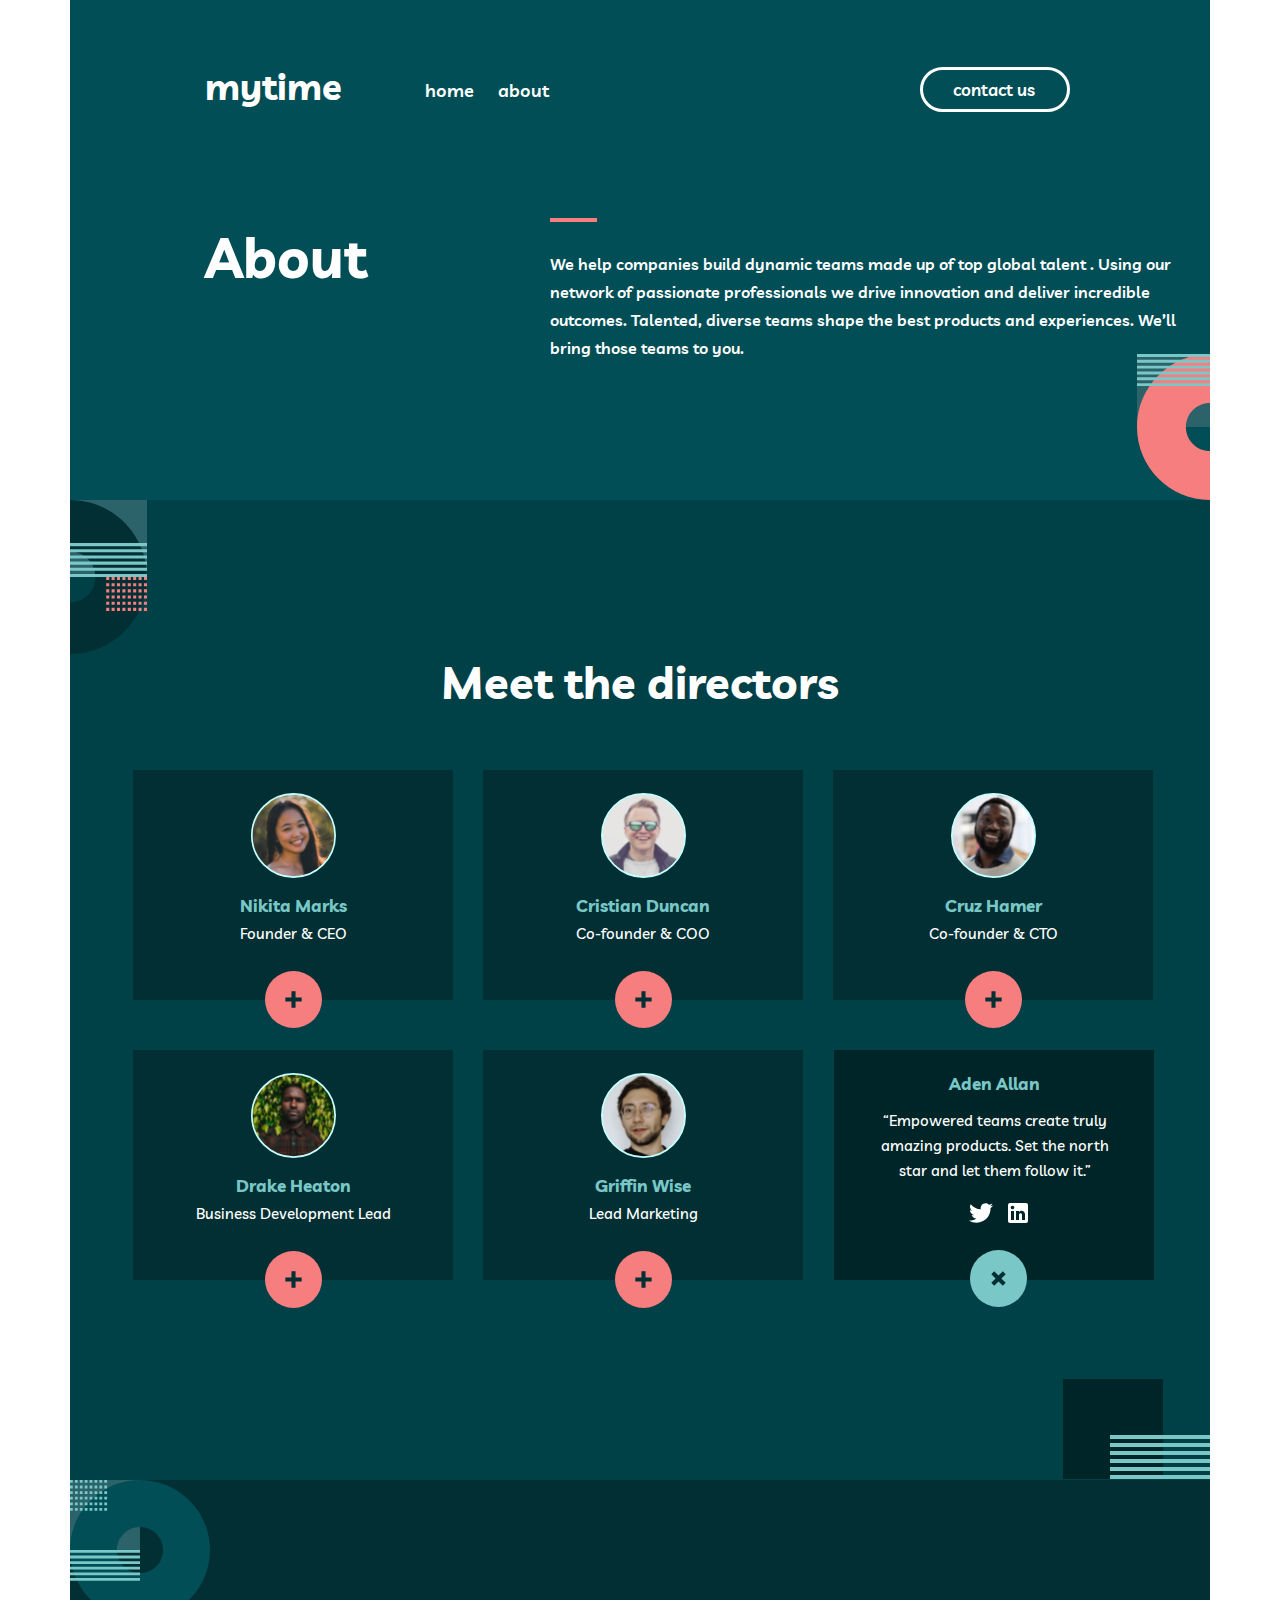
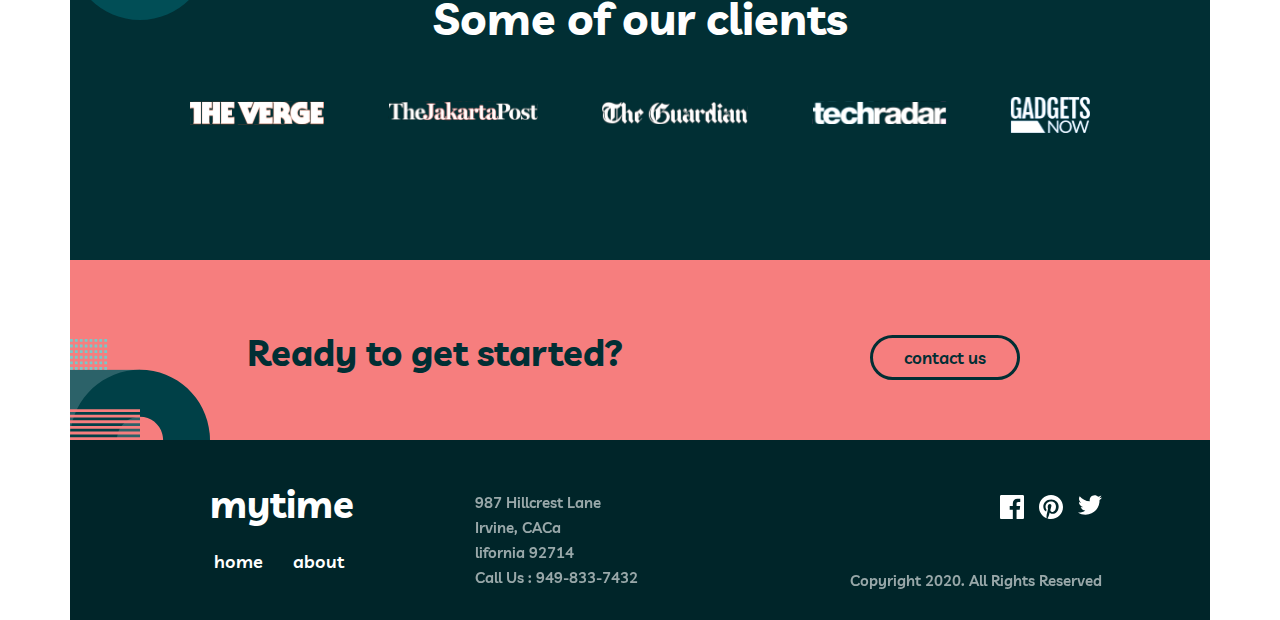
<file: about.htm>
<!DOCTYPE html>
<html>
  <head>
    <meta charset="utf-8">
    <title>mytime-website</title>
    <link rel="stylesheet" href="css/style.css">
    <link rel="stylesheet" href="css/col.css">
    <link rel="stylesheet" href="css/about.css">
    <link rel="preconnect" href="https://fonts.googleapis.com">
    <link rel="preconnect" href="https://fonts.gstatic.com" crossorigin>
    <link href="https://fonts.googleapis.com/css2?family=Livvic:ital,wght@0,100;0,200;0,300;0,400;0,500;0,600;0,700;0,900;1,100;1,200;1,300;1,400;1,500;1,600;1,700;1,900&display=swap" rel="stylesheet">
  </head>
  <body>
    <div class="container">
      <header class="about_header">
         <div class="little-nav col-lg-12 col-md-12 col-sm-12 col-xs-12">
             <h3>mytime</h3>
              <a class="nav-btn" href="index.html"><span>home</span></a>
              <a  class="nav-btn"  href="about.htm"><span>about</span></a>
              <div class="btn-contact header-btn">
                   <a href="contact.html"> contact us</a>
              </div>
         </div>
         <div class="about-box">
              <div class="about-title col-lg-6 col-md-12 col-sm-12 col-xs-12">
                <h2>About</h2>
            </div>
            <div class="about-subtitle col-lg-6 col-md-12 col-sm-12 col-xs-12">
                <P>We help companies build dynamic teams made up of top global talent
                  . Using our <br> network of passionate professionals we drive innovation
                  and deliver incredible <br>
                  outcomes. Talented, diverse teams shape the best
                    products and experiences. We’ll <br> bring those teams to you.</P>
            </div>
         </div>
         <img src="img/Aboutni o'ngidagi aylana.svg" 
         alt="aylana">
      </header>
  </div>
  <main>
      <div class="container">
        <section class="directors">
          <img width="77px" src="img/Aboutni janubi-g'arbidagi aylana.svg" alt="">
          <div class="directors-title center col-lg-12 col-md-12 col-sm-12 col-xs-12">
              <h3>Meet the directors</h3>
          </div>
          <div class="directors-box">
                      <div class="director-item center col-lg-4 col-md-6 col-sm-12 col-xs-12">
                          <img src="img/Nikit Marks.svg"
                          alt="nikita marks">
                          <h4>Nikita Marks</h4>
                          <p>Founder & CEO</p>
                          <img src="img/pushti plyus.svg" 
                        alt="plyuscha">
                      </div>
                      <div class="director-item center col-lg-4 col-md-6 col-sm-12 col-xs-12">
                        <img src="img/Cristian Duncan.svg"
                        alt="cristian">
                        <h4>Cristian Duncan</h4>
                        <p>Co-founder & COO</p>
                        <img src="img/pushti plyus.svg" 
                        alt="plyuscha">
                    </div>
                    <div class="director-item center col-lg-4 col-md-6 col-sm-12 col-xs-12">
                      <img src="img/Cruz Hamer.svg"
                      alt="Cruzbek">
                      <h4>Cruz Hamer</h4>
                      <p>Co-founder & CTO</p>
                      <img src="img/pushti plyus.svg" 
                        alt="plyuscha">
                  </div>
                  <div class="director-item center col-lg-4 col-md-6 col-sm-12 col-xs-12">
                    <img src="img/Drake Heaton.svg"
                    alt="nikita marks">
                    <h4>Drake Heaton</h4>
                    <p>Business Development Lead</p>
                    <img src="img/pushti plyus.svg" 
                        alt="plyuscha">
                </div>
                <div class="director-item center col-lg-4 col-md-6 col-sm-12 col-xs-12">
                  <img src="img/Griffin Wise.svg"
                  alt="nikita marks">
                  <h4>Griffin Wise</h4>
                  <p>Lead Marketing</p>
                  <img src="img/pushti plyus.svg" 
                        alt="plyuscha">
              </div>
              <div class="direction-itemm center">
                <h4>Aden Allan</h4>
                <p>“Empowered teams create truly
                   amazing products. Set the north
                    star and let them follow it.”</p>
                <div class="icons row center">
                  <div class="icon">
                      <img src="img/twetter.svg" 
                      alt="qush">
                  </div>
                  <div class="icon">
                      <img src="img/linkeding.svg"
                       alt="linkending">
                  </div>
                </div>
                <img src="img/havorang kruk.svg" 
                    alt="plyus">
              </div>
          </div>
          <img src="img/Aboutni o'ngidagi to'rtburchak.svg"
           alt="to'rtburchak">
        </section>
      </div>

      <div class="container">
        <section class="clients">
          <img src="img/Aboutni chapidagi 2-aylana.svg"
           alt="aylana">
          <div class="clients-title center">
            <h2>Some of our clients</h2>
            <img src="img/clients.svg"
             alt="clients">
          </div>
        </section>
      </div>

      <div class="container">
        <section class="sending">
          <img src="img/Contact usni ichidagi aylana.svg"
           alt="aylana">
            <div class="sending-title col-lg-6 col-md-6 col-sm-12 col-xs-12">
              <h3>Ready to get started?</h3>
          </div>

            <div class="punky-btn col-lg-6 col-md-6 col-sm-12 col-xs-12">
              <div class="sending-btn  punky">
                <a href="contact.html">
                  contact us
                </a>
            </div>
            </div>
        </section>
     </div>
  </main>
  <footer>
    <div class="container">
      <div class="footer-items">
        <div class="footer-title col-lg-4">
            <h3>mytime</h3>
            <div class="footer-navigations row between">
              <div class="footer-nav">
                <a href="index.html">home</a>
              </div>
              <div class="footer-nav">
                <a href="about.htm">about</a>
              </div>
            </div>
        </div>
        <div class="reference col-lg-4 col-md-6">
            <p>987  Hillcrest Lane <br>
              Irvine, CACa <br>
              lifornia 92714 <br>
              Call Us : 949-833-7432</p>
              <p>
                Copyright 2020. All Rights Reserved
              </p>
        </div>
        <div class="footer-icons row col-lg-4 col-md-6">
            <div class="footer-icon">
              
                <img src="img/Facebook.svg" 
                alt="icon">
              
            </div>
            <div class="footer-icon">
             
                  <img src="img/Path.svg" 
                alt="icon">
              
            </div>
            <div class="footer-icon">
             
                <img src="img/twetter.svg" 
                alt="icon">
             
            </div>
        </div>
      </div>
    </div>
 </footer>
  </body>
</html>
</file>
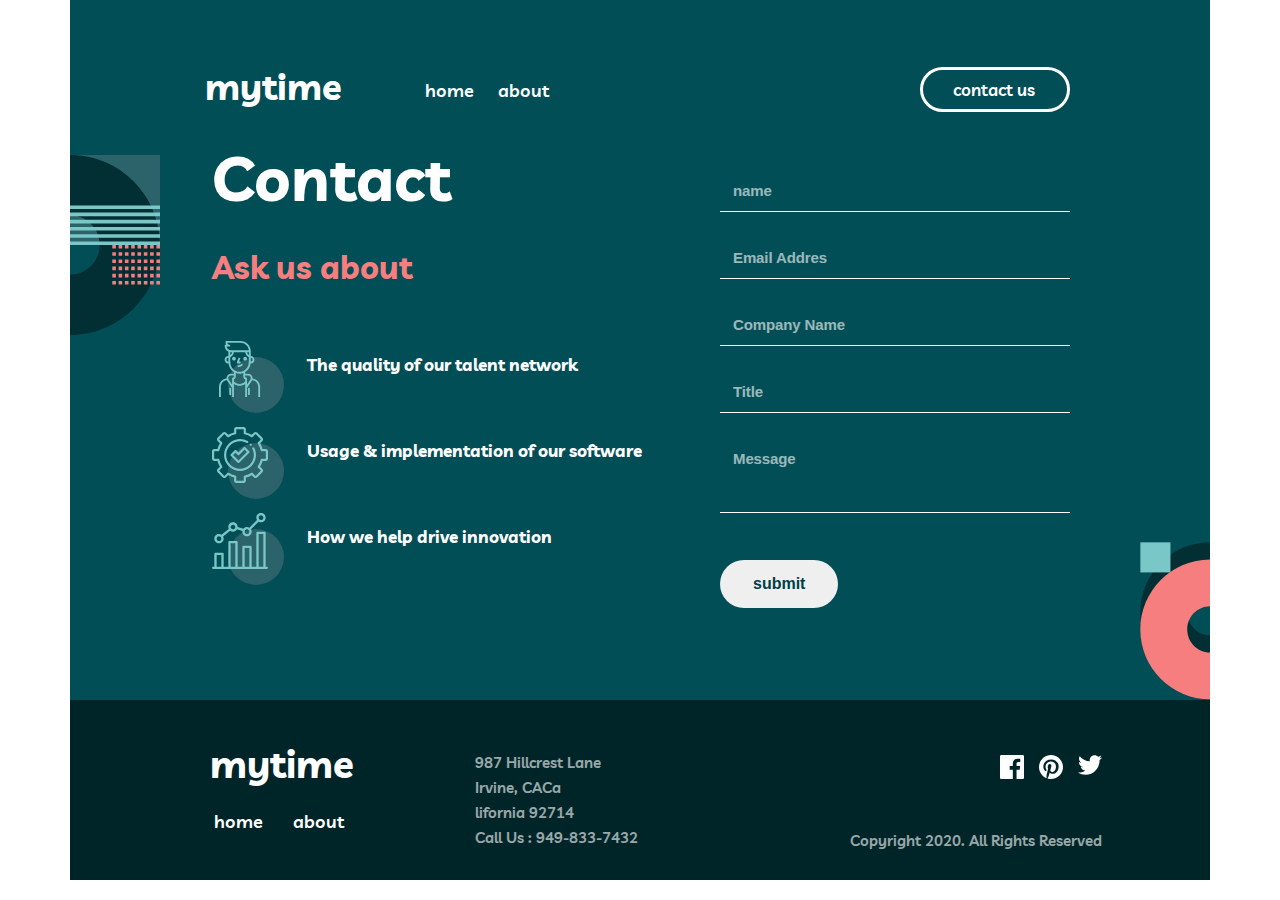
<file: contact.html>
<!DOCTYPE html>
<html>
  <head>
    <meta charset="utf-8">
    <title>mytime-website</title>
    <link rel="stylesheet" href="css/style.css">
    <link rel="stylesheet" href="css/col.css">
    <link rel="stylesheet" href="css/contact.css">
    <link rel="preconnect" href="https://fonts.googleapis.com">
    <link rel="preconnect" href="https://fonts.gstatic.com" crossorigin>
    <link href="https://fonts.googleapis.com/css2?family=Livvic:ital,wght@0,100;0,200;0,300;0,400;0,500;0,600;0,700;0,900;1,100;1,200;1,300;1,400;1,500;1,600;1,700;1,900&display=swap" rel="stylesheet">
  </head>
  <body>
    <div class="container">
      <header class="contact_header">
         <div class="little-nav col-lg-12 col-md-12 col-sm-12 col-xs-12">
             <h3>mytime</h3>
              <a class="nav-btn" href="index.html"><span>home</span></a>
              <a class="nav-btn" href="about.htm"><span>about</span></a>
              <div class="btn-contact header-btn">
                   <a href="contact.html">contact us</a>
              </div>
         </div>
                <img src="img/contactni chapidagi aylana.svg"
                 alt="aylana">
         <div class="contact__box">
            <div class="contact-title">
              <h2>Contact</h2>
              <h3>Ask us about</h3>
            </div>
  
            <div class="contact-item_box column">
              <div class="c-item row">
                <div class="c-item_img">
                  <img src="img/Experienced Individuals.svg"
                  alt="e-i img">
                </div>
                <div class="c-item_title">
                  <p>The quality of our talent network</p>
                </div>
              </div>
              <div class="c-item row">
                <div class="c-item_img">
                  <img src="img/Easy to Implement.svg"
                  alt="e-i img">
                </div>
                <div class="c-item_title">
                  <p>Usage & implementation of our software</p>
                </div>
              </div>
              <div class="c-item row">
                <div class="c-item_img">
                  <img src="img/Enhanced Productivity.svg"
                  alt="e-i img">
                </div>
                <div class="c-item_title">
                  <p>How we help drive innovation</p>
                </div>
              </div>
            </div>
         </div>
         <img src="img/submitdan o'ngdagi aylanalar.svg"
          alt="aylana">

          <div class="contact-sending">

            <div class="c-s_item">
               <input type="email" placeholder="name">
            </div>
            
              <div class="c-s_item">
                <input type="text" placeholder="Email Addres">
            </div>

              <div class="c-s_item">
                <input type="text" placeholder="Company Name">
            </div>

              <div class="c-s_item">
                <input type="text" placeholder="Title">
            </div>
            <div class="c-s_itemm">
              <input type="text" placeholder="Message">
            </div>

            <div class="btn-box">
              <button type="submit">
                submit
              </button>
            </div>
         </div>

      </header>
  </div>

  <footer>
    <div class="container">
      <div class="footer-items">
        <div class="footer-title col-lg-4">
            <h3>mytime</h3>
            <div class="footer-navigations row between">
              <div class="footer-nav">
                <a href="index.html">home</a>
              </div>
              <div class="footer-nav">
                <a href="about.htm">about</a>
              </div>
            </div>
        </div>
        <div class="reference col-lg-4 col-md-6">
            <p>987  Hillcrest Lane <br>
              Irvine, CACa <br>
              lifornia 92714 <br>
              Call Us : 949-833-7432</p>
              <p>
                Copyright 2020. All Rights Reserved
              </p>
        </div>
        <div class="footer-icons row col-lg-4 col-md-6">
            <div class="footer-icon">
              
                <img src="img/Facebook.svg" 
                alt="icon">
              
            </div>
            <div class="footer-icon">
             
                  <img src="img/Path.svg" 
                alt="icon">
              
            </div>
            <div class="footer-icon">
             
                <img src="img/twetter.svg" 
                alt="icon">
             
            </div>
        </div>
      </div>
    </div>
 </footer>
  </body>
</html>
</file>
<file: css/style.css>
body{
  font-family: 'Livvic', sans-serif;
}
a{
  text-decoration: none;
}
h2{
  display: inline-block;
}
h3{
  font-size: 36px;
  color: #ffffff;
}
/*classes*/
.orange{
  color: #F67E7E;
}
.clear{
  clear: both;
}
.nav-btn:hover span{
  color: #F67E7E;
}
.btn-contact{
  width: 150px;
  height: 45px;
  border: 3px solid #FFFFFF;
  border-radius: 24px; 
  padding: 9px 30px;
  transition: .2s all linear;
}
.btn-contact a{
  color: #FFFFFF;
  font-size: 17px;
  font-weight: 600;
}
.btn-contact:hover{
  background-color: #FFFFFF;
  cursor: pointer;
}
.btn-contact:hover a{
  color: #014E56;
  font-weight: 600;
}

/*classes*/

.hero_header{
  position: relative;
  height: 650px;
  background-color: #014E56;
}
.little-nav h3{
  display: inline-block;
  position: absolute;
  top: 64px;
  left: 135px;
}
.little-nav span{
  position: relative;
  top:77px;
  left:335px;
  padding-left: 20px;
  font-weight: 600;
  font-size: 18px;
  line-height: 28px;
  color: #FFFFFF;
  transition: .2s all linear;
}

.header-btn{
  position: absolute;
  left: 850px;
  top: 67px;
}

/* header bottom*/

.header-bottom{
  padding-top: 140px;
}
.header-bottom> img{
  width: 308px;
  position: relative;
  top: 324px;
  left: 125px;
}
.h-title{
  position: relative;
  top: 117px;
}
.h-title img{
  display: inline-block;
}
.h-title h2{
  display: inline-block;
  font-size: 75px;
  font-weight: 700px;
  line-height: 100px;
  color: #FFFFFF;
  margin-left:51px ;
}
.h-subtitle::after{
  position:absolute;
  left: 0;
  top: -70px;
  content: '';
  width: 50px;
  height: 4px;
  background-color:#65ebfa;
}
.h-subtitle{
  display: inline-block;
  position: relative;
  top: 200px;
  left:30px;
}
.h-subtitle span{
  width: 300px;
  font-weight: 600;
  font-size: 16px;
  line-height: 25px; 
  color: #FFFFFF;
}

/* Statistics */

.statistics{
  height: 540px;
  background-color: #012F34;
}
.statistic-title h3::after{
  position:absolute;
  left: 0;
  top: -55px;
  content: '';
  width: 42px;
  height: 4px;
  background-color:#F67E7E;
}
.statistic-title h3{
  position: relative;
  top: 140px;
  left: 120px;
}
.statistic-title h3{
  width: 320px;
  line-height: 38px;
  font-weight: 700;
}

.statistic-items>img{
  position: relative;
  top: -70px;
  left:497px;
}

.s-item{
  margin-top: 122px;
  
}
.s-item_title{
  padding-top:25px;
}
.s-item_title h4{
  font-weight: 700;
  line-height: 28px;
  font-size: 17px;
  color:  #F67E7E;
}
.s-item_title p{
  height: 50px;
  width: 430px;
  font-weight: 600;
  font-size: 14px;
  line-height: 25px;
  color: #FFFFFF;
  opacity: 0.8;
}
.s-item_img{
  padding-top: 23px;
  padding-right: 18px;
}
.s-item_img img{
  width: 65px;
}

/* Specialists */

.specialists{
  height: 770px;
  background-color: #014E56;
}
.specialists> img{
  position: relative;
  top:-73px;
}
.specialists >img:nth-child(4){
  position: relative;
  top: 93px;
  left: 960px;
  width:180px;
}
.specialist-title{
  margin-left: 210px;
}
.specialist-title > h3{
  width: 750px;
  font-weight: 700;
  font-size: 38px;
  text-align:center;
  align-items: center;
}
.specialist-title > h3 span{
  color:#0791a1
}

.specialist-items{
  position: relative;
  top: 30px;
}
.specialist-subtitle{
  margin-bottom: 25px;
  margin-left: 18px;
}
.specialist-subtitle> img{
  position: relative;
  right: 7px;
  top: 27px;
  z-index: 0;
}
.specialist-subtitle p{
  position: relative;
  width: 340px;
  font-size: 14px;
  line-height: 25px;
  color: #FFFFFF;
  font-weight: 600;
}
.specialist-homo h4{
  font-weight: 700;
  line-height: 28px;
  font-size: 18px;
  color: #79C8C7;
  padding-bottom: 1px;
}
.specialist-homo p{
  font-weight: 500;
  font-size: 12px;
  line-height: 18px; 
  color: #FFFFFF;
  margin-bottom: 30px;
}

/* Sending */

.sending{
  height: 180px;
  background-color: #F67E7E;
}
.sending> img:nth-child(1){
  position: relative;
  right: 570px;
  top: 79px;
  width: 140px;
}
.sending-title{
  padding-top: 70px;
  padding-left:160px;
}
.sending-title h3{
  font-weight: 700;
  color:  #012F34;
  text-align: center;
}
/*class*/

.punky{
  text-align: center;
  width: 150px;
  height: 45px;
  border: 3px solid #012F34;
  border-radius: 24px; 
  padding: 9px 30px;
  transition: .2s all linear; 
}
.punky a{
  color: #012F34;
  font-size: 17px;
  font-weight: 600;
}
.punky:hover{
  background-color: #012F34;
  cursor: pointer; 
}
.punky:hover a{
  color: #FFFFFF;
  cursor: pointer;
}

/*classe /*/

.sending-btn{
  margin-left: 230px;
}
.sending-btn{
  position: relative;
  top: -30px;
}

/*Footer */

.footer-items{
  height: 180px;
  background-color:#002529;
}
.footer-title{
  padding: 40px 140px;
}
.footer-title> h3{
  font-size: 38px;
  padding-bottom: 20px;
}
.footer-navigations{
  position: relative;
  left: -26px;
}
.footer-nav{
  padding-left: 30px;
}
.footer-nav:hover a{
  color: #F67E7E;
  transition: 0.1s all linear;
}
.footer-nav > a{
  font-size: 18px;
  line-height: 28px;
  font-weight: 600;
  color: #FFFFFF;
}
.reference p{
  font-size: 15px;
  font-weight: 600;
  line-height: 25px;
  color: #FFFFFF;
  opacity: 0.6;
}
.reference>p:nth-child(1){
  margin-top: 50px;
  margin-left: 25px;
  width:170px;
}
.reference>p:nth-child(2){
  position: relative;
  top: -22px;
  left: 400px;
}

.footer-icons{
  position: relative;
  top: 55px;
  left: 155px;
}
.footer-icon:hover img{
  cursor: pointer;
  color: #F67E7E;
  transition: 0.1s all linear;
}
.footer-icon{
  padding-left: 15px;
}
</file>
<file: css/col.css>
*{
  box-sizing: border-box;
  padding: 0;
  margin: 0;
}
.column{
  display: flex;
  flex-direction: column;
}
.row{
  display: flex;
  flex-direction: row;
}
.a-center{
  align-items: center;
}
.center{
  text-align: center;
}
.around{
  justify-content: space-around;
}
.container{
  width: 1140px;
  margin: 0 auto;
}
.col-lg,
.col-lg-1,
.col-lg-2,
.col-lg-3,
.col-lg-4,
.col-lg-5,
.col-lg-6,
.col-lg-7,
.col-lg-8,
.col-lg-9,
.col-lg-10,
.col-lg-11,
.col-lg-12 {
  float: left;
}
.col-lg-1{width: 8.33%; }
.col-lg-2{width: 16.66%; }
.col-lg-3{width: 25%; }
.col-lg-4{width: 33.33%; }
.col-lg-5{width: 41.66%; }
.col-lg-6{width: 50%; }
.col-lg-7{width: 58.33%; }
.col-lg-8{width: 66.6%; }
.col-lg-9{width:75%; }
.col-lg-10{width: 83.33%; }
.col-lg-11{width: 91,66%; }
.col-lg-12{width: 100%; }

@media only screen and (max-width:992px) {

  .container{
    width: 830px;
  }
  .col-md,
  .col-md-1,
  .col-md-2,
  .col-md-3,
  .col-md-4,
  .col-md-5,
  .col-md-6,
  .col-md-7,
  .col-md-8,
  .col-md-9,
  .col-md-10,
  .col-md-11,
  .col-md-12 {
    float: left;
  }
  .col-md-1{width: 8.33%; }
  .col-md-2{width: 16.66%; }
  .col-md-3{width: 25%; }
  .col-md-4{width: 33.33%; }
  .col-md-5{width: 41.66%; }
  .col-md-6{width: 50%; }
  .col-md-7{width: 58.33%; }
  .col-md-8{width: 66.6%; }
  .col-md-9{width:75%; }
  .col-md-10{width: 83.33%; }
  .col-md-11{width: 91,66%; }
  .col-md-12{width: 100%; }
}
@media only screen and (max-width:768px) {
  .container{
    width: 600px;
  }
  .col-sm,
  .col-sm-1,
  .col-sm-2,
  .col-sm-3,
  .col-sm-4,
  .col-sm-5,
  .col-sm-6,
  .col-sm-7,
  .col-sm-8,
  .col-sm-9,
  .col-sm-10,
  .col-sm-11,
  .col-sm-12 {
    float: left;
  }
  .col-sm-1{width: 8.33%; }
  .col-sm-2{width: 16.66%; }
  .col-sm-3{width: 25%; }
  .col-sm-4{width: 33.33%; }
  .col-sm-5{width: 41.66%; }
  .col-sm-6{width: 50%; }
  .col-sm-7{width: 58.33%; }
  .col-sm-8{width: 66.6%; }
  .col-sm-9{width:75%; }
  .col-sm-10{width: 83.33%; }
  .col-sm-11{width: 91.66%; }
  .col-sm-12{width: 100%; }
}
@media only screen and (max-width:576px) {
  .container{
    width: 500px;
  }
  .col-xs,
  .col-xs-1,
  .col-xs-2,
  .col-xs-3,
  .col-xs-4,
  .col-xs-5,
  .col-xs-6,
  .col-xs-7,
  .col-xs-8,
  .col-xs-9,
  .col-xs-10,
  .col-xs-11,
  .col-xs-12 {
    float: left;
  }
  .col-xs-1{width: 8.33%; }
  .col-xs-2{width: 16.66%; }
  .col-xs-3{width: 25%; }
  .col-xs-4{width: 33.33%; }
  .col-xs-5{width: 41.66%; }
  .col-xs-6{width: 50%; }
  .col-xs-7{width: 58.33%; }
  .col-xs-8{width: 66.6%; }
  .col-xs-9{width: 75%; }
  .col-xs-10{width: 83.33%; }
  .col-xs-11{width: 91,66%; }
  .col-xs-12{width: 100%;}
}
</file>
<file: css/about.css>
.about_header{
  position: relative;
  background-color: #014E56 ;
  height: 500px;
}
.about_header img{
  width: 73px;
  position: absolute;
  top:354px;
  right: 0px;
}
.about-box{
  position: relative;
  top: 200px;
}
.about-title{
  position: relative;
  left: 135px;
  bottom: 20px;
}
.about-title h2{
  font-weight: 700;
  font-size: 55px;
  line-height: 100px; 
  color: #ffffff;
}
.about-subtitle{
  position: absolute;
  top: 50px;
  right: 90px;
}
.about-subtitle::after{
  position: absolute;
  bottom: 140px;
  content:'';
  width: 47px;
  height: 4px;
  background-color: #F67E7E;
}
.about-subtitle p{
  width: 1000px;
  font-weight: 600;
  font-size: 16px;
  line-height: 28px;
  color: #ffffff; 
}

/* Directors */

.directors{
  position: relative;
  height: 980px;
  background-color:#004047;
}
.directors img:nth-child(4){
  position: absolute;
  top: 879px;
  left: 993px;
}
.directors-title{
  align-items: start;
}
.directors-title h3{
  font-weight: 700;
  line-height: 48px;
  font-size: 45px;
}
.directors-box{
  position: absolute;
  top: 220px;
  left: 33px;
}

.director-item{
  width: 320px;
  height: 230px;
  margin-top: 50px;
  margin-left: 30px;
  background-color:#012F34;
}
.director-item img{
  padding-top: 23px;
  padding-bottom: 10px;
  width: 85px;
}
.director-item h4{
  padding-bottom: 1px;
  font-size: 17px;
  font-weight: 700;
  line-height: 28px;
  color: #79C8C7;
}
.director-item p{
  font-size: 15px;
  font-weight: 500;
  line-height: 25px;
  color: #ffffff; 
}
.director-item img:nth-child(4){
  position:relative;
  left: 0;
  top: 2px;
  width: 57px;
  z-index: 2;
}
.director-item:hover img{
  cursor: pointer;
}
.direction-itemm{
  position: absolute;
  top: 330px;
  left: 731px;
  width: 320px;
  height: 230px;
  background-color: #002529;
}
.direction-itemm h4{
  padding-top: 20px;
  padding-bottom: 10px;
  font-size: 17px;
  font-weight: 700;
  line-height: 28px;
  color: #79C8C7;
}
.direction-itemm p{
  width: 250px;
  margin-left:36px;
  padding-bottom: 15px;
  font-size: 15px;
  font-weight: 500;
  line-height: 25px;
  color: #ffffff; 
}
.direction-itemm img:nth-child(4){
  width: 57px;
  position:absolute;
  left:136px;
  top:200px;
  z-index: 2;
}
.direction-itemm img:nth-child(4):hover{
  cursor: pointer;
}
.icons{
  position: relative;
  left: 120px;
  top: 5px;
}
.icon{
  padding-left: 15px;
}

/* Clients */

.clients{
  height: 380px;
  background-color:#012F34;
}
.clients>img{
 width: 140px;
}
.clients-title{
  position: relative;
  top: -30px;
}
.clients-title h2{
  font-weight: 700;
  font-size: 45px;
  line-height: 48px;
  color: #FFFFFF; 
  padding-bottom: 55px;
}
.clients-title img{
  width: 900px;
}
</file>
<file: css/contact.css>
.contact_header{
  position: relative;
  height: 700px;
  background-color:#014E56;
}
.contact_header>img{
  width: 90px;
  position: absolute;
  left: 0;
  top: 155px;
}
.contact_header > img:nth-child(4){
  width: 70px;
  position: absolute;
  top: 542px;
  left: 1070px;
}
.contact__box{
  position: relative;
  top: 100px;
  left: 142px;
}

.contact-title{
  margin-bottom: 40px;
}
.contact-title h2{
  font-weight: 700;
  font-size: 62px;
  line-height: 100px;
  color: #FFFFFF; 
}
.contact-title h3{
  margin-top: 15px;
  font-weight: 700;
  font-size: 32px;
  line-height: 48px;
  color: #F67E7E; 
}
.c-item_img{
  padding-top: 10px;
}
.c-item_title{
  padding-left: 23px;
  padding-top: 20px;
}
.c-item_title p{
  font-weight: 700;
  font-size: 17px;
  line-height: 28px;
  color: #FFFFFF; 
}
.contact-sending{
  position: absolute;
  left: 650px;
  top: 180px;
}
.c-s_item{
  padding-bottom: 35px;
}
.c-s_itemm input[type="text"]{
  padding-bottom: 45px;
}
.btn-box{
  position: absolute;
  top: 380px;
}
input{
  padding-bottom: 12px;
  width: 350px;
  background-color: #014E56;
  border:none;
  border-bottom: 1px solid #ffffff;
}
input:focus{
  outline: none;
  border:none;
  border-bottom: 1px solid #F67E7E;
  transition: .2s all linear;
}
input::placeholder{
  padding-left: 13px;
  font-weight: 600;
  font-size: 15px;
  line-height: 25px;
  letter-spacing: -0.115385px;
  color: #FFFFFF;
  mix-blend-mode: normal;
  opacity: 0.6;
 }
 button{
   padding: 10px 33px;
   border: none;
   border-radius: 24px;
 }
 button{
  font-weight: 600;
  font-size: 16px;
  line-height: 28px;
  color: #004047;
  cursor: pointer;
  transition: 0.1s all linear;
  outline: none;
}
button:hover{
  border: 2px solid #078b9c;
  background-color: #004047;
  color: #FFFFFF;
  outline: none;
}
</file>
